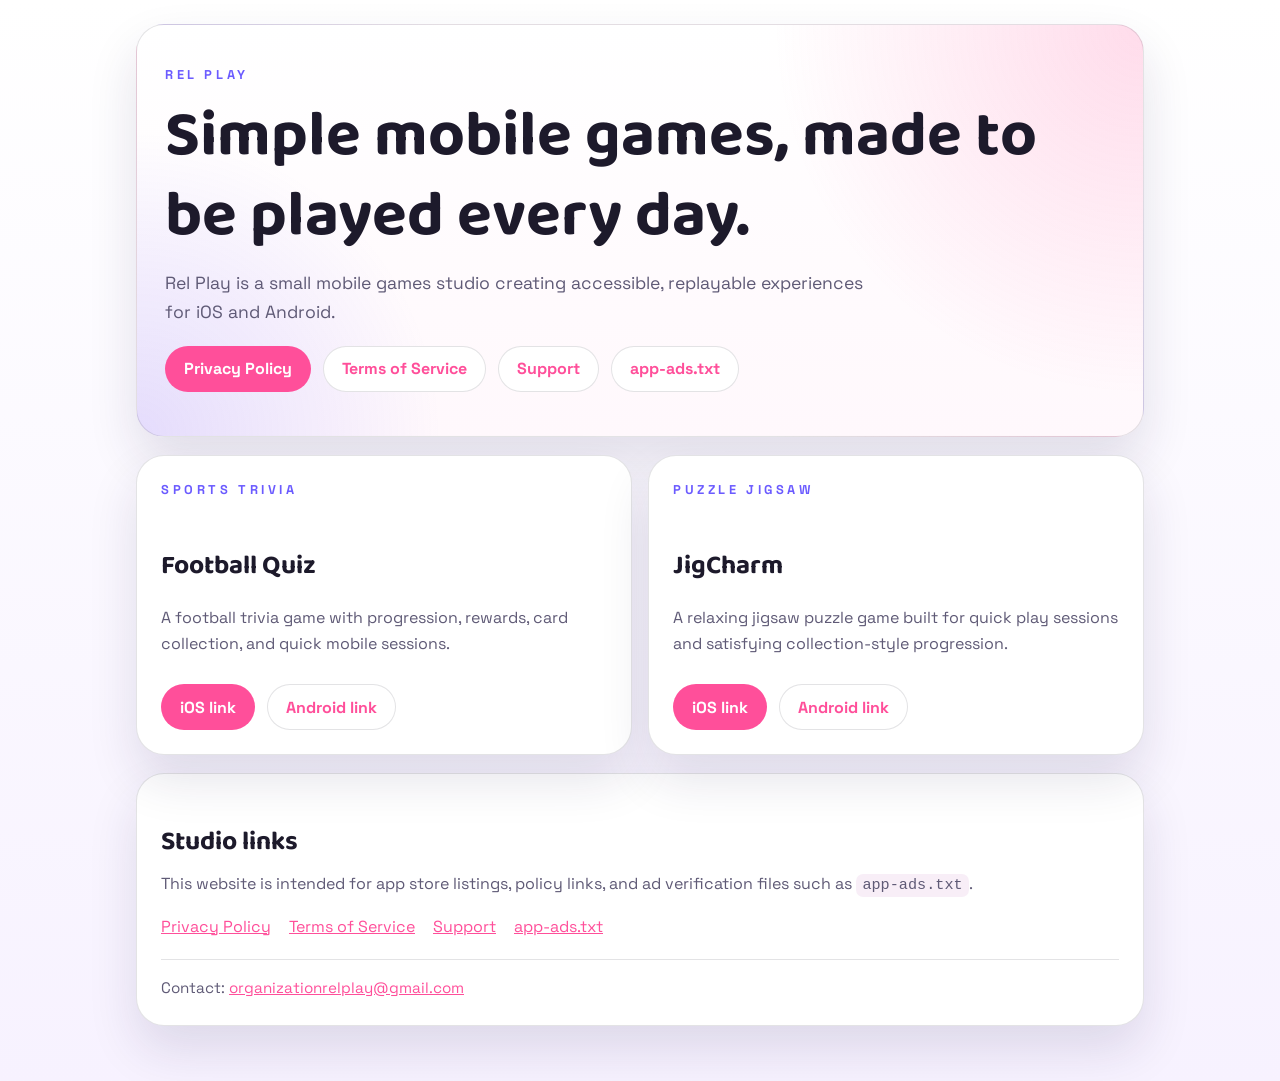
<file: index.html>
<!doctype html>
<html lang="en">
<head>
  <meta charset="utf-8">
  <meta name="viewport" content="width=device-width, initial-scale=1">
  <title>Rel Play | Mobile Games Studio</title>
  <meta
    name="description"
    content="Rel Play is a mobile games studio behind Football Quiz and JigCharm."
  >
  <link
    href="https://fonts.googleapis.com/css2?family=Baloo+2:wght@600;700;800&family=Space+Grotesk:wght@400;500;700&display=swap"
    rel="stylesheet"
  >
  <link rel="stylesheet" href="styles.css">
</head>
<body>
  <main class="shell shell-wide">
    <section class="hero card">
      <span class="eyebrow">Rel Play</span>
      <h1>Simple mobile games, made to be played every day.</h1>
      <p class="lead">
        Rel Play is a small mobile games studio creating accessible, replayable
        experiences for iOS and Android.
      </p>
      <div class="nav">
        <a class="button" href="privacy.html">Privacy Policy</a>
        <a class="button secondary" href="terms.html">Terms of Service</a>
        <a class="button secondary" href="support.html">Support</a>
        <a class="button secondary" href="app-ads.txt">app-ads.txt</a>
      </div>
    </section>

    <section class="grid app-grid">
      <article class="card app-card">
        <span class="eyebrow">Sports Trivia</span>
        <h2>Football Quiz</h2>
        <p class="muted">
          A football trivia game with progression, rewards, card collection, and
          quick mobile sessions.
        </p>
        <div class="link-list">
          <a class="button" href="https://apps.apple.com/il/app/guess-who-football-quiz-game/id6759870152">iOS link</a>
          <a class="button secondary" href="https://example.com/football-quiz-android">Android link</a>
        </div>
      </article>

      <article class="card app-card">
        <span class="eyebrow">Puzzle Jigsaw</span>
        <h2>JigCharm</h2>
        <p class="muted">
          A relaxing jigsaw puzzle game built for quick play sessions and satisfying
          collection-style progression.
        </p>
        <div class="link-list">
          <a class="button" href="https://example.com/jigcharm-ios">iOS link</a>
          <a class="button secondary" href="https://example.com/jigcharm-android">Android link</a>
        </div>
      </article>
    </section>

    <section class="card info-card">
      <h2>Studio links</h2>
      <p class="muted">
        This website is intended for app store listings, policy links, and ad
        verification files such as <code>app-ads.txt</code>.
      </p>
      <div class="legal-links">
        <a href="privacy.html">Privacy Policy</a>
        <a href="terms.html">Terms of Service</a>
        <a href="support.html">Support</a>
        <a href="app-ads.txt">app-ads.txt</a>
      </div>
      <div class="meta">
        Contact: <a href="mailto:organizationrelplay@gmail.com">organizationrelplay@gmail.com</a>
      </div>
    </section>
  </main>
</body>
</html>
</file>
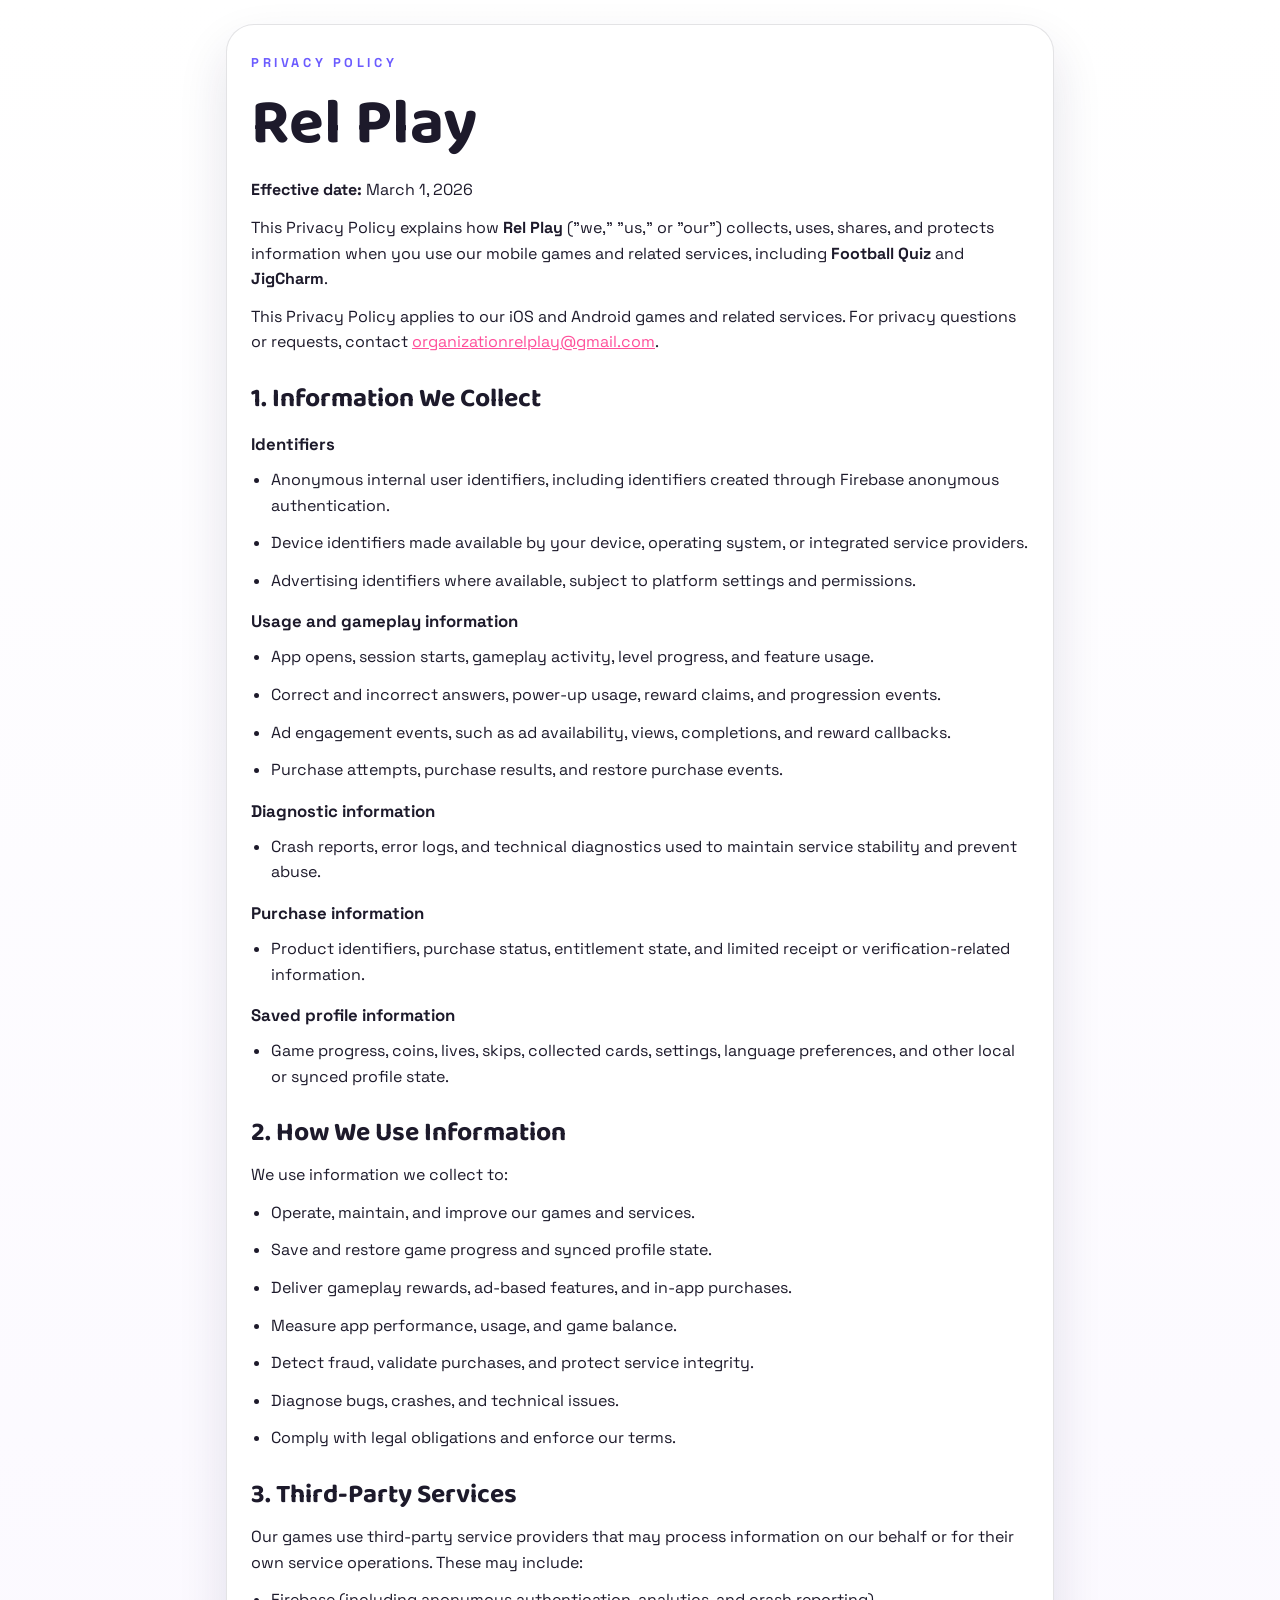
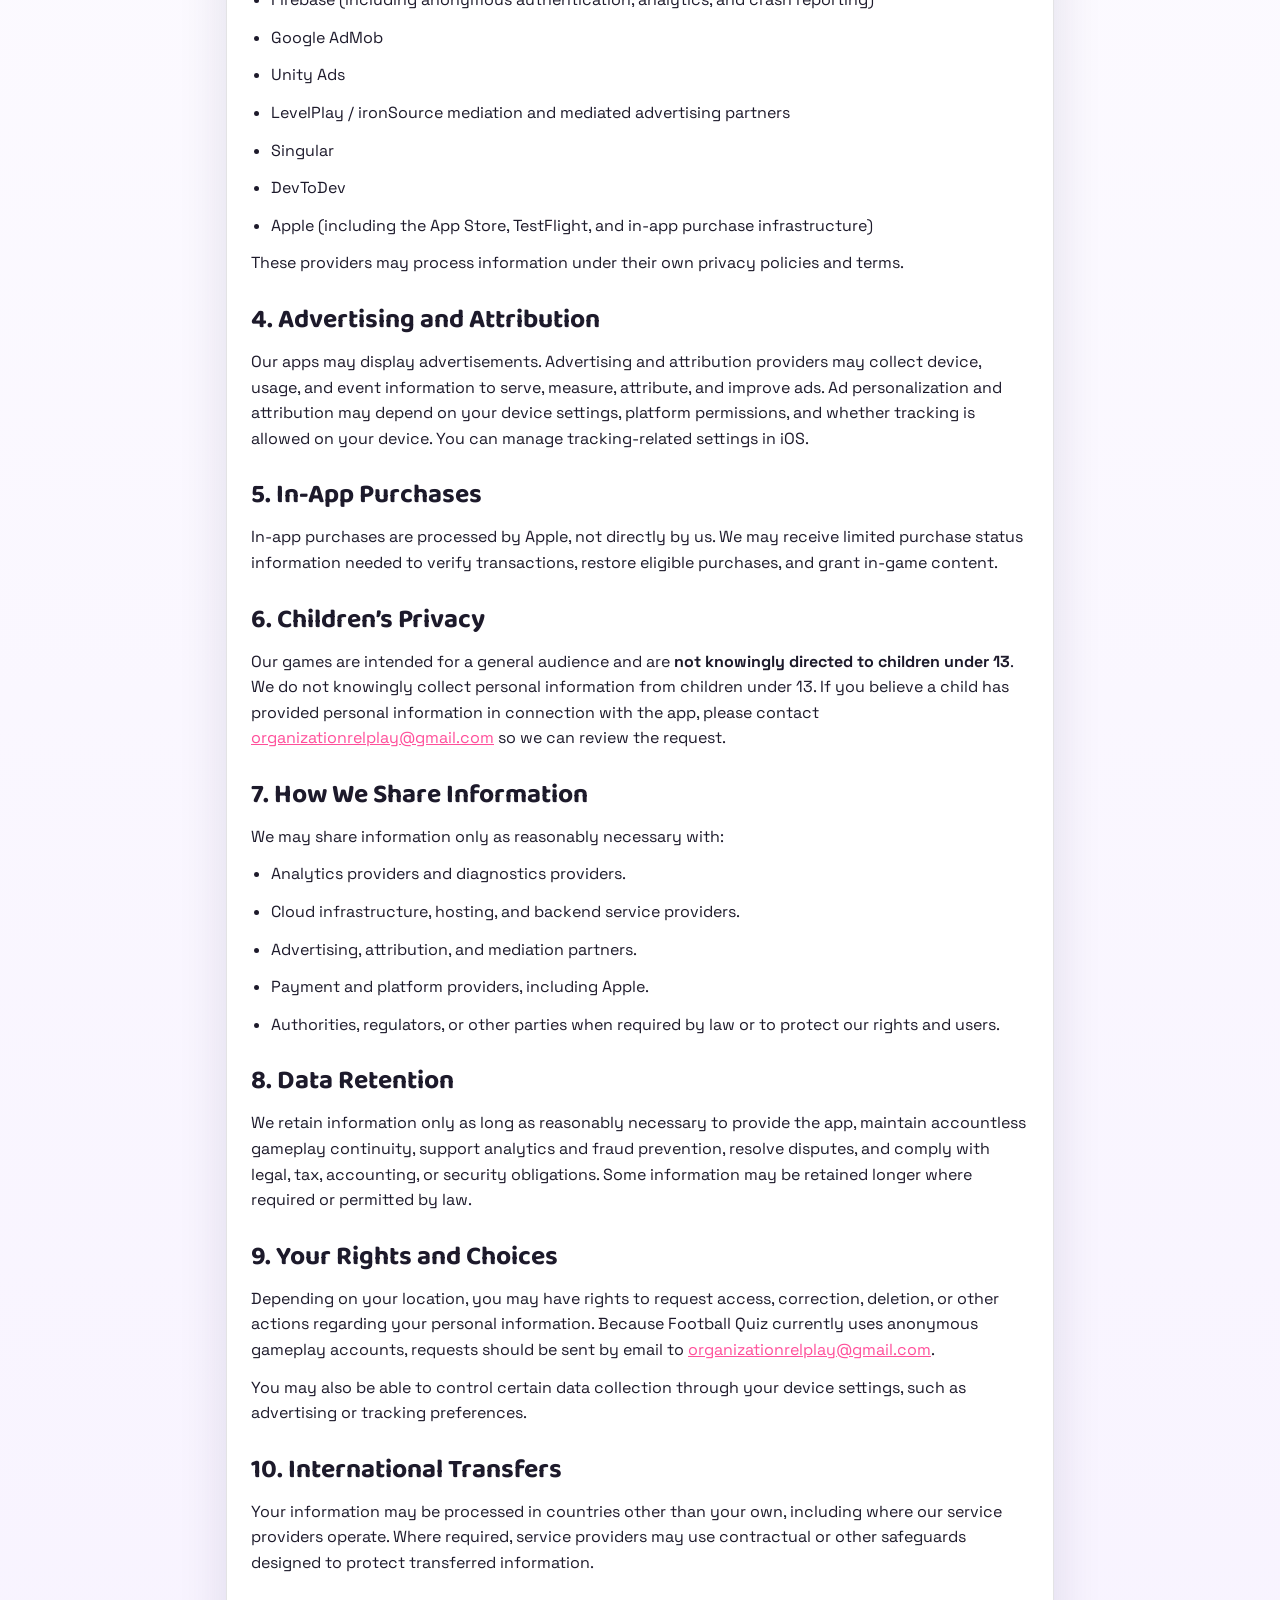
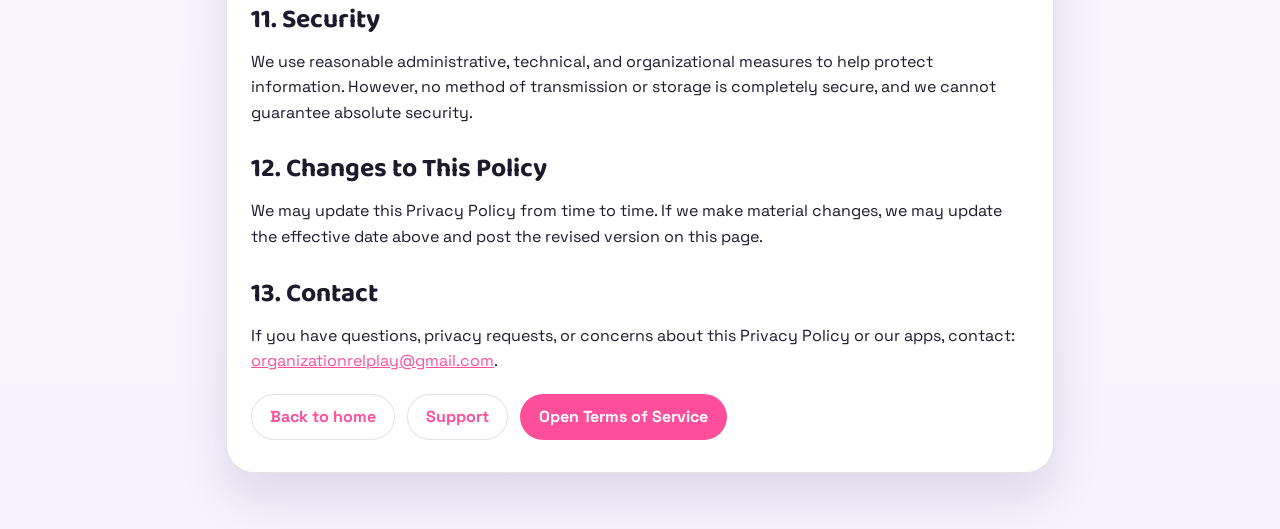
<file: privacy.html>
<!doctype html>
<html lang="en">
<head>
  <meta charset="utf-8">
  <meta name="viewport" content="width=device-width, initial-scale=1">
  <title>Privacy Policy | Rel Play</title>
  <meta name="description" content="Privacy Policy for Rel Play mobile games.">
  <link
    href="https://fonts.googleapis.com/css2?family=Baloo+2:wght@600;700;800&family=Space+Grotesk:wght@400;500;700&display=swap"
    rel="stylesheet"
  >
  <link rel="stylesheet" href="styles.css">
</head>
<body>
  <main class="shell">
    <section class="card">
      <span class="eyebrow">Privacy Policy</span>
      <h1>Rel Play</h1>
      <p><strong>Effective date:</strong> March 1, 2026</p>
      <p>
        This Privacy Policy explains how <strong>Rel Play</strong> ("we," "us," or "our")
        collects, uses, shares, and protects information when you use our mobile games
        and related services, including <strong>Football Quiz</strong> and <strong>JigCharm</strong>.
      </p>
      <p>
        This Privacy Policy applies to our iOS and Android games and related services.
        For privacy questions or requests, contact
        <a href="mailto:organizationrelplay@gmail.com">organizationrelplay@gmail.com</a>.
      </p>

      <h2>1. Information We Collect</h2>
      <h3>Identifiers</h3>
      <ul>
        <li>Anonymous internal user identifiers, including identifiers created through Firebase anonymous authentication.</li>
        <li>Device identifiers made available by your device, operating system, or integrated service providers.</li>
        <li>Advertising identifiers where available, subject to platform settings and permissions.</li>
      </ul>

      <h3>Usage and gameplay information</h3>
      <ul>
        <li>App opens, session starts, gameplay activity, level progress, and feature usage.</li>
        <li>Correct and incorrect answers, power-up usage, reward claims, and progression events.</li>
        <li>Ad engagement events, such as ad availability, views, completions, and reward callbacks.</li>
        <li>Purchase attempts, purchase results, and restore purchase events.</li>
      </ul>

      <h3>Diagnostic information</h3>
      <ul>
        <li>Crash reports, error logs, and technical diagnostics used to maintain service stability and prevent abuse.</li>
      </ul>

      <h3>Purchase information</h3>
      <ul>
        <li>Product identifiers, purchase status, entitlement state, and limited receipt or verification-related information.</li>
      </ul>

      <h3>Saved profile information</h3>
      <ul>
        <li>Game progress, coins, lives, skips, collected cards, settings, language preferences, and other local or synced profile state.</li>
      </ul>

      <h2>2. How We Use Information</h2>
      <p>We use information we collect to:</p>
      <ul>
        <li>Operate, maintain, and improve our games and services.</li>
        <li>Save and restore game progress and synced profile state.</li>
        <li>Deliver gameplay rewards, ad-based features, and in-app purchases.</li>
        <li>Measure app performance, usage, and game balance.</li>
        <li>Detect fraud, validate purchases, and protect service integrity.</li>
        <li>Diagnose bugs, crashes, and technical issues.</li>
        <li>Comply with legal obligations and enforce our terms.</li>
      </ul>

      <h2>3. Third-Party Services</h2>
      <p>
        Our games use third-party service providers that may process information on our behalf
        or for their own service operations. These may include:
      </p>
      <ul>
        <li>Firebase (including anonymous authentication, analytics, and crash reporting)</li>
        <li>Google AdMob</li>
        <li>Unity Ads</li>
        <li>LevelPlay / ironSource mediation and mediated advertising partners</li>
        <li>Singular</li>
        <li>DevToDev</li>
        <li>Apple (including the App Store, TestFlight, and in-app purchase infrastructure)</li>
      </ul>
      <p>
        These providers may process information under their own privacy policies and terms.
      </p>

      <h2>4. Advertising and Attribution</h2>
      <p>
        Our apps may display advertisements. Advertising and attribution providers may collect
        device, usage, and event information to serve, measure, attribute, and improve ads.
        Ad personalization and attribution may depend on your device settings, platform permissions,
        and whether tracking is allowed on your device. You can manage tracking-related settings in iOS.
      </p>

      <h2>5. In-App Purchases</h2>
      <p>
        In-app purchases are processed by Apple, not directly by us. We may receive limited purchase
        status information needed to verify transactions, restore eligible purchases, and grant in-game content.
      </p>

      <h2>6. Children’s Privacy</h2>
      <p>
        Our games are intended for a general audience and are <strong>not knowingly directed to children under 13</strong>.
        We do not knowingly collect personal information from children under 13. If you believe a child has provided
        personal information in connection with the app, please contact
        <a href="mailto:organizationrelplay@gmail.com">organizationrelplay@gmail.com</a> so we can review the request.
      </p>

      <h2>7. How We Share Information</h2>
      <p>We may share information only as reasonably necessary with:</p>
      <ul>
        <li>Analytics providers and diagnostics providers.</li>
        <li>Cloud infrastructure, hosting, and backend service providers.</li>
        <li>Advertising, attribution, and mediation partners.</li>
        <li>Payment and platform providers, including Apple.</li>
        <li>Authorities, regulators, or other parties when required by law or to protect our rights and users.</li>
      </ul>

      <h2>8. Data Retention</h2>
      <p>
        We retain information only as long as reasonably necessary to provide the app, maintain
        accountless gameplay continuity, support analytics and fraud prevention, resolve disputes,
        and comply with legal, tax, accounting, or security obligations. Some information may be retained
        longer where required or permitted by law.
      </p>

      <h2>9. Your Rights and Choices</h2>
      <p>
        Depending on your location, you may have rights to request access, correction, deletion,
        or other actions regarding your personal information. Because Football Quiz currently uses
        anonymous gameplay accounts, requests should be sent by email to
        <a href="mailto:organizationrelplay@gmail.com">organizationrelplay@gmail.com</a>.
      </p>
      <p>
        You may also be able to control certain data collection through your device settings,
        such as advertising or tracking preferences.
      </p>

      <h2>10. International Transfers</h2>
      <p>
        Your information may be processed in countries other than your own, including where our
        service providers operate. Where required, service providers may use contractual or other
        safeguards designed to protect transferred information.
      </p>

      <h2>11. Security</h2>
      <p>
        We use reasonable administrative, technical, and organizational measures to help protect information.
        However, no method of transmission or storage is completely secure, and we cannot guarantee absolute security.
      </p>

      <h2>12. Changes to This Policy</h2>
      <p>
        We may update this Privacy Policy from time to time. If we make material changes, we may
        update the effective date above and post the revised version on this page.
      </p>

      <h2>13. Contact</h2>
      <p>
        If you have questions, privacy requests, or concerns about this Privacy Policy or our apps,
        contact: <a href="mailto:organizationrelplay@gmail.com">organizationrelplay@gmail.com</a>.
      </p>

      <div class="nav">
        <a class="button secondary" href="index.html">Back to home</a>
        <a class="button secondary" href="support.html">Support</a>
        <a class="button" href="terms.html">Open Terms of Service</a>
      </div>
    </section>
  </main>
</body>
</html>
</file>
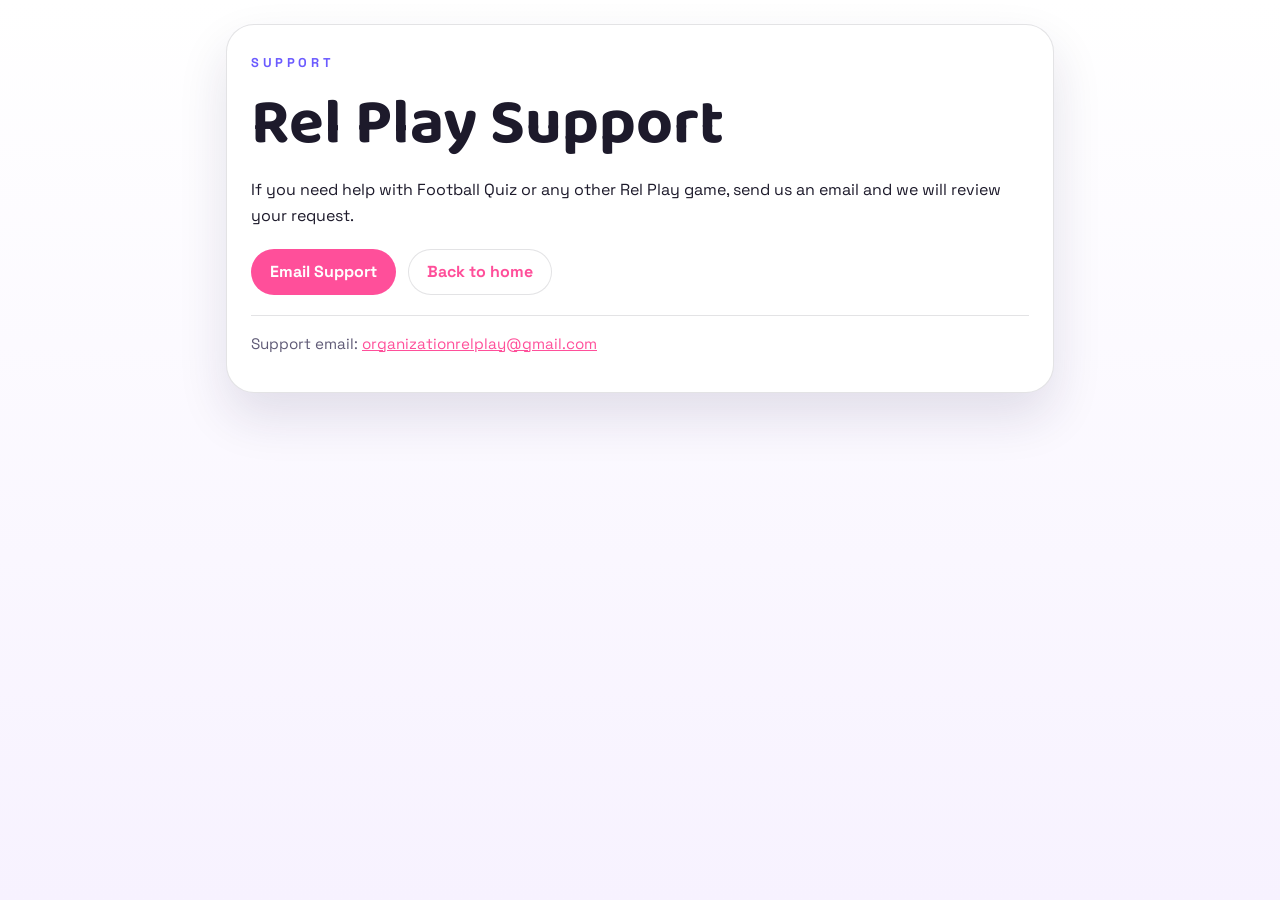
<file: support.html>
<!doctype html>
<html lang="en">
<head>
  <meta charset="utf-8">
  <meta name="viewport" content="width=device-width, initial-scale=1">
  <title>Support | Rel Play</title>
  <meta name="description" content="Support page for Rel Play mobile games.">
  <link
    href="https://fonts.googleapis.com/css2?family=Baloo+2:wght@600;700;800&family=Space+Grotesk:wght@400;500;700&display=swap"
    rel="stylesheet"
  >
  <link rel="stylesheet" href="styles.css">
</head>
<body>
  <main class="shell">
    <section class="card">
      <span class="eyebrow">Support</span>
      <h1>Rel Play Support</h1>
      <p>
        If you need help with Football Quiz or any other Rel Play game, send us an email and we will review your request.
      </p>
      <div class="nav">
        <a class="button" href="mailto:organizationrelplay@gmail.com?subject=Rel%20Play%20Support">Email Support</a>
        <a class="button secondary" href="index.html">Back to home</a>
      </div>
      <p class="meta">
        Support email:
        <a href="mailto:organizationrelplay@gmail.com">organizationrelplay@gmail.com</a>
      </p>
    </section>
  </main>
</body>
</html>
</file>
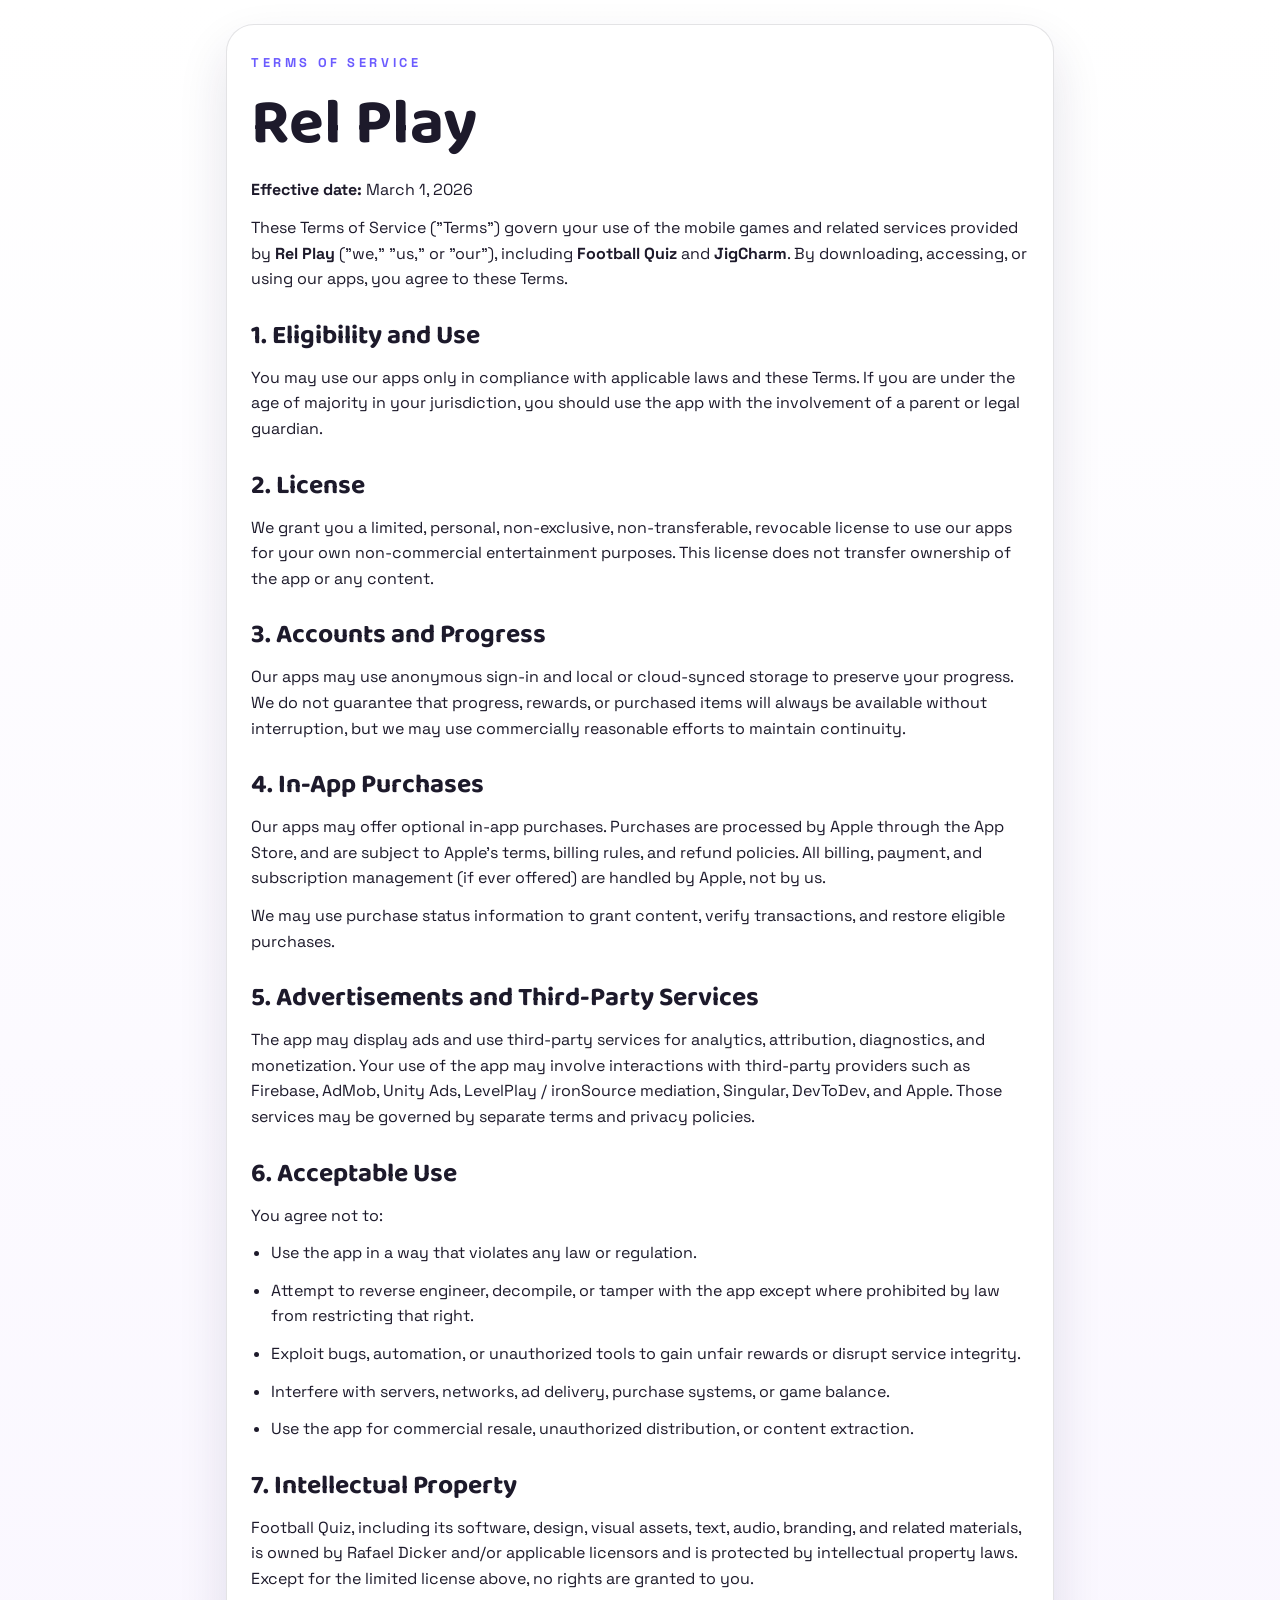
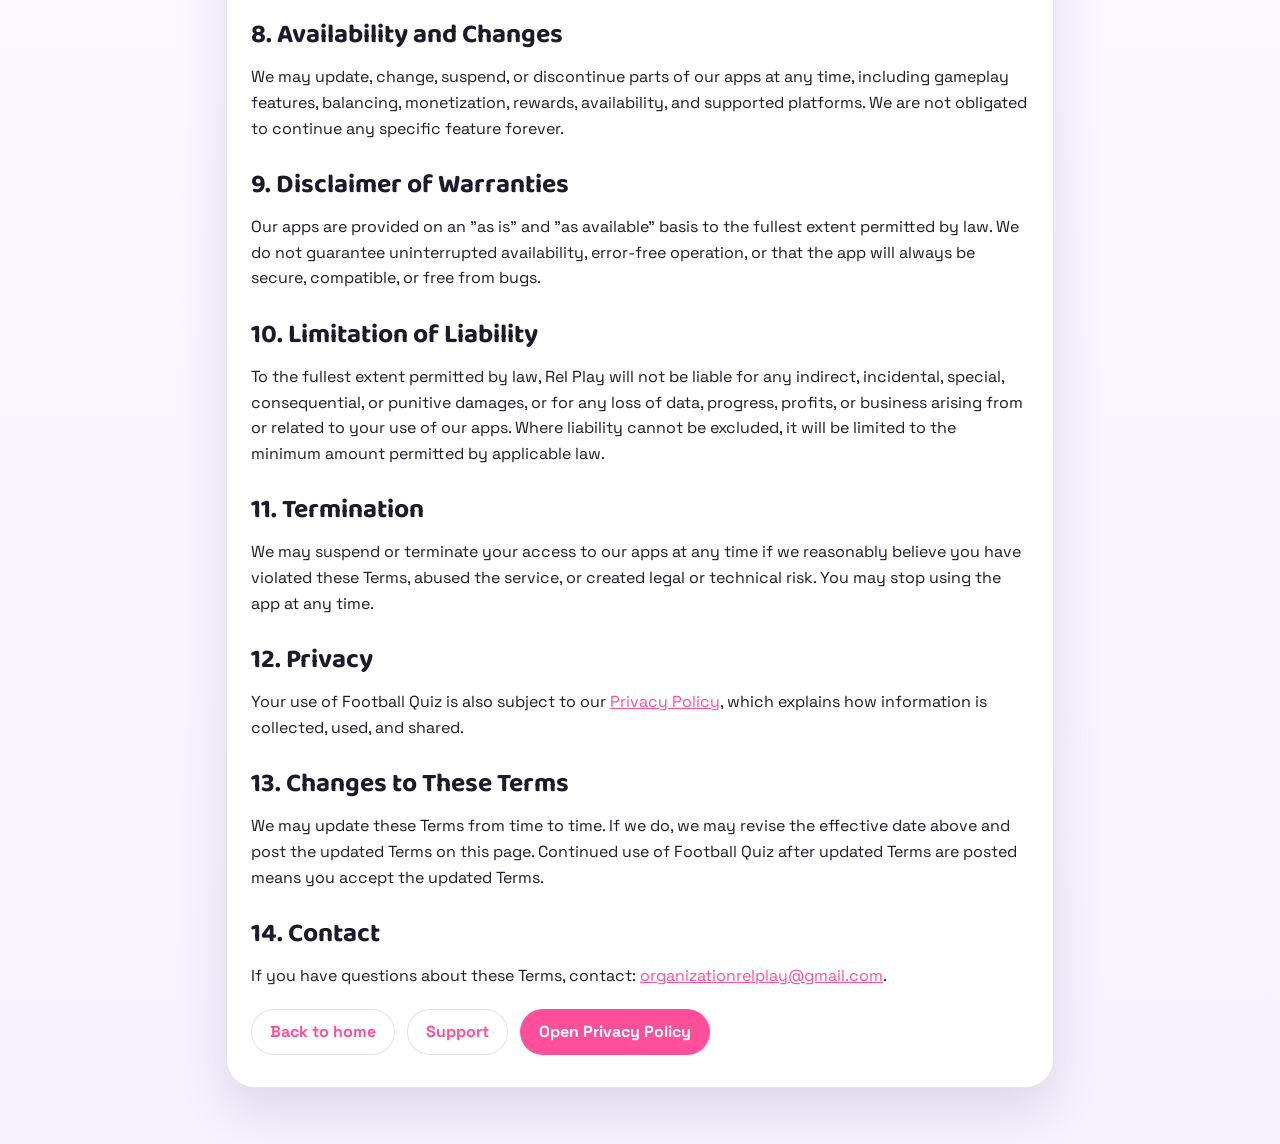
<file: terms.html>
<!doctype html>
<html lang="en">
<head>
  <meta charset="utf-8">
  <meta name="viewport" content="width=device-width, initial-scale=1">
  <title>Terms of Service | Rel Play</title>
  <meta name="description" content="Terms of Service for Rel Play mobile games.">
  <link
    href="https://fonts.googleapis.com/css2?family=Baloo+2:wght@600;700;800&family=Space+Grotesk:wght@400;500;700&display=swap"
    rel="stylesheet"
  >
  <link rel="stylesheet" href="styles.css">
</head>
<body>
  <main class="shell">
    <section class="card">
      <span class="eyebrow">Terms of Service</span>
      <h1>Rel Play</h1>
      <p><strong>Effective date:</strong> March 1, 2026</p>
      <p>
        These Terms of Service ("Terms") govern your use of the mobile games and related services
        provided by <strong>Rel Play</strong> ("we," "us," or "our"), including
        <strong>Football Quiz</strong> and <strong>JigCharm</strong>.
        By downloading, accessing, or using our apps, you agree to these Terms.
      </p>

      <h2>1. Eligibility and Use</h2>
      <p>
        You may use our apps only in compliance with applicable laws and these Terms.
        If you are under the age of majority in your jurisdiction, you should use the app with
        the involvement of a parent or legal guardian.
      </p>

      <h2>2. License</h2>
      <p>
        We grant you a limited, personal, non-exclusive, non-transferable, revocable license to
        use our apps for your own non-commercial entertainment purposes.
        This license does not transfer ownership of the app or any content.
      </p>

      <h2>3. Accounts and Progress</h2>
      <p>
        Our apps may use anonymous sign-in and local or cloud-synced storage to preserve your progress.
        We do not guarantee that progress, rewards, or purchased items will always be available without interruption,
        but we may use commercially reasonable efforts to maintain continuity.
      </p>

      <h2>4. In-App Purchases</h2>
      <p>
        Our apps may offer optional in-app purchases. Purchases are processed by Apple through the App Store,
        and are subject to Apple’s terms, billing rules, and refund policies. All billing, payment, and subscription
        management (if ever offered) are handled by Apple, not by us.
      </p>
      <p>
        We may use purchase status information to grant content, verify transactions, and restore eligible purchases.
      </p>

      <h2>5. Advertisements and Third-Party Services</h2>
      <p>
        The app may display ads and use third-party services for analytics, attribution, diagnostics, and monetization.
        Your use of the app may involve interactions with third-party providers such as Firebase, AdMob, Unity Ads,
        LevelPlay / ironSource mediation, Singular, DevToDev, and Apple. Those services may be governed by separate terms
        and privacy policies.
      </p>

      <h2>6. Acceptable Use</h2>
      <p>You agree not to:</p>
      <ul>
        <li>Use the app in a way that violates any law or regulation.</li>
        <li>Attempt to reverse engineer, decompile, or tamper with the app except where prohibited by law from restricting that right.</li>
        <li>Exploit bugs, automation, or unauthorized tools to gain unfair rewards or disrupt service integrity.</li>
        <li>Interfere with servers, networks, ad delivery, purchase systems, or game balance.</li>
        <li>Use the app for commercial resale, unauthorized distribution, or content extraction.</li>
      </ul>

      <h2>7. Intellectual Property</h2>
      <p>
        Football Quiz, including its software, design, visual assets, text, audio, branding, and related materials,
        is owned by Rafael Dicker and/or applicable licensors and is protected by intellectual property laws.
        Except for the limited license above, no rights are granted to you.
      </p>

      <h2>8. Availability and Changes</h2>
      <p>
        We may update, change, suspend, or discontinue parts of our apps at any time, including gameplay features,
        balancing, monetization, rewards, availability, and supported platforms. We are not obligated to continue any
        specific feature forever.
      </p>

      <h2>9. Disclaimer of Warranties</h2>
      <p>
        Our apps are provided on an "as is" and "as available" basis to the fullest extent permitted by law.
        We do not guarantee uninterrupted availability, error-free operation, or that the app will always be secure,
        compatible, or free from bugs.
      </p>

      <h2>10. Limitation of Liability</h2>
      <p>
        To the fullest extent permitted by law, Rel Play will not be liable for any indirect, incidental,
        special, consequential, or punitive damages, or for any loss of data, progress, profits, or business
        arising from or related to your use of our apps. Where liability cannot be excluded, it will be limited
        to the minimum amount permitted by applicable law.
      </p>

      <h2>11. Termination</h2>
      <p>
        We may suspend or terminate your access to our apps at any time if we reasonably believe you have violated
        these Terms, abused the service, or created legal or technical risk. You may stop using the app at any time.
      </p>

      <h2>12. Privacy</h2>
      <p>
        Your use of Football Quiz is also subject to our <a href="privacy.html">Privacy Policy</a>, which explains
        how information is collected, used, and shared.
      </p>

      <h2>13. Changes to These Terms</h2>
      <p>
        We may update these Terms from time to time. If we do, we may revise the effective date above and post the updated
        Terms on this page. Continued use of Football Quiz after updated Terms are posted means you accept the updated Terms.
      </p>

      <h2>14. Contact</h2>
      <p>
        If you have questions about these Terms, contact:
        <a href="mailto:organizationrelplay@gmail.com">organizationrelplay@gmail.com</a>.
      </p>

      <div class="nav">
        <a class="button secondary" href="index.html">Back to home</a>
        <a class="button secondary" href="support.html">Support</a>
        <a class="button" href="privacy.html">Open Privacy Policy</a>
      </div>
    </section>
  </main>
</body>
</html>
</file>
<file: styles.css>
:root {
  color-scheme: light;
  --bg: #f7f2ff;
  --panel: #ffffff;
  --text: #1d1a2b;
  --muted: #5f5a76;
  --line: rgba(29, 26, 43, 0.12);
  --accent: #ff4f9a;
  --accent-strong: #6b5bff;
  --accent-soft: #fff1f8;
  --shadow: 0 24px 50px rgba(31, 23, 74, 0.12);
}

* {
  box-sizing: border-box;
}

html,
body {
  margin: 0;
  padding: 0;
  background: linear-gradient(180deg, #fff 0%, var(--bg) 100%);
  color: var(--text);
  font-family: "Space Grotesk", sans-serif;
  line-height: 1.6;
}

body {
  min-height: 100vh;
}

.shell {
  max-width: 860px;
  margin: 0 auto;
  padding: 24px 16px 56px;
}

.shell-wide {
  max-width: 1040px;
}

.card {
  background: var(--panel);
  border: 1px solid var(--line);
  border-radius: 28px;
  box-shadow: var(--shadow);
  padding: 24px;
}

.hero {
  padding: 36px 28px;
  background:
    radial-gradient(circle at top right, rgba(255, 79, 154, 0.2), transparent 34%),
    radial-gradient(circle at bottom left, rgba(107, 91, 255, 0.18), transparent 28%),
    linear-gradient(180deg, #ffffff 0%, #fff8fc 100%);
}

h1,
h2,
h3 {
  line-height: 1.25;
  margin: 0 0 12px;
}

h1 {
  font-family: "Baloo 2", cursive;
  font-size: clamp(2.4rem, 5vw, 4rem);
}

h2 {
  margin-top: 28px;
  font-family: "Baloo 2", cursive;
  font-size: clamp(1.25rem, 3vw, 1.65rem);
}

h3 {
  margin-top: 18px;
  font-size: 1.05rem;
}

p,
li {
  font-size: 1rem;
  margin: 0 0 12px;
}

ul {
  margin: 0 0 12px 20px;
  padding: 0;
}

a {
  color: var(--accent);
}

a:hover {
  color: var(--accent-strong);
}

.eyebrow {
  display: inline-block;
  margin-bottom: 12px;
  font-size: 0.8rem;
  font-weight: 700;
  letter-spacing: 0.28em;
  text-transform: uppercase;
  color: var(--accent-strong);
}

.muted {
  color: var(--muted);
}

.lead {
  max-width: 700px;
  font-size: 1.1rem;
  color: var(--muted);
}

.nav {
  display: flex;
  flex-wrap: wrap;
  gap: 12px;
  margin: 20px 0 8px;
}

.button {
  display: inline-flex;
  align-items: center;
  justify-content: center;
  min-height: 46px;
  padding: 0 18px;
  border-radius: 999px;
  border: 1px solid transparent;
  background: var(--accent);
  color: #fff;
  font-weight: 700;
  text-decoration: none;
}

.button.secondary {
  background: #fff;
  color: var(--accent);
  border-color: var(--line);
}

.button:hover {
  color: #fff;
  background: linear-gradient(120deg, var(--accent), var(--accent-strong));
}

.button.secondary:hover {
  color: var(--accent-strong);
  background: var(--accent-soft);
  border-color: var(--accent-soft);
}

.meta {
  margin-top: 20px;
  padding-top: 16px;
  border-top: 1px solid var(--line);
  font-size: 0.95rem;
  color: var(--muted);
}

.grid {
  display: grid;
  gap: 16px;
  margin-top: 24px;
}

.app-grid {
  margin-top: 18px;
}

.app-card {
  display: flex;
  flex-direction: column;
  gap: 10px;
}

.link-list {
  display: flex;
  flex-wrap: wrap;
  gap: 12px;
  margin-top: 6px;
}

.info-card {
  margin-top: 18px;
}

.legal-links {
  display: flex;
  flex-wrap: wrap;
  gap: 18px;
  margin-top: 16px;
}

code {
  padding: 0.15rem 0.4rem;
  border-radius: 0.45rem;
  background: #f8eef7;
  font-size: 0.95em;
}

@media (min-width: 720px) {
  .grid {
    grid-template-columns: 1fr 1fr;
  }
}
</file>
